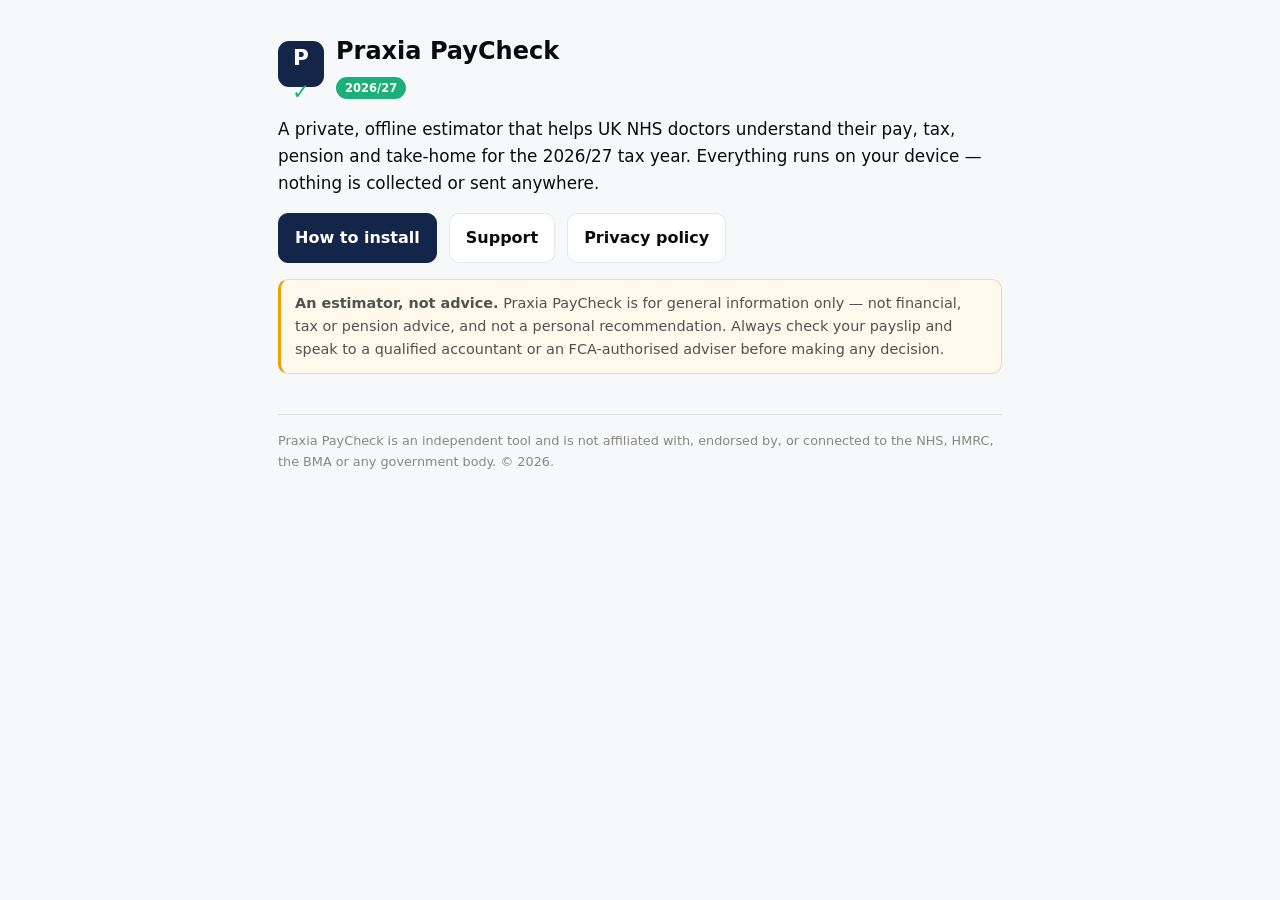
<file: index.html>
<!doctype html>
<html lang="en">
<head>
<meta charset="utf-8">
<meta name="viewport" content="width=device-width, initial-scale=1">
<title>Praxia PayCheck</title>
<link rel="stylesheet" href="style.css">
</head>
<body>
<div class="wrap">
  <header>
    <div class="mark">P<span class="c">&#10003;</span></div>
    <div><h1>Praxia PayCheck</h1><span class="badge">2026/27</span></div>
  </header>

  <p class="lead">A private, offline estimator that helps UK NHS doctors understand their pay,
  tax, pension and take-home for the 2026/27 tax year. Everything runs on your device &mdash;
  nothing is collected or sent anywhere.</p>

  <div class="btnrow">
    <a class="btn primary" href="install.html">How to install</a>
    <a class="btn" href="support.html">Support</a>
    <a class="btn" href="privacy.html">Privacy policy</a>
  </div>

  <div class="disc">
    <strong>An estimator, not advice.</strong> Praxia PayCheck is for general information only &mdash;
    not financial, tax or pension advice, and not a personal recommendation. Always check your payslip
    and speak to a qualified accountant or an FCA-authorised adviser before making any decision.
  </div>

  <footer>
    Praxia PayCheck is an independent tool and is not affiliated with, endorsed by, or connected to the
    NHS, HMRC, the BMA or any government body. &copy; 2026.
  </footer>
</div>
</body>
</html>
</file>
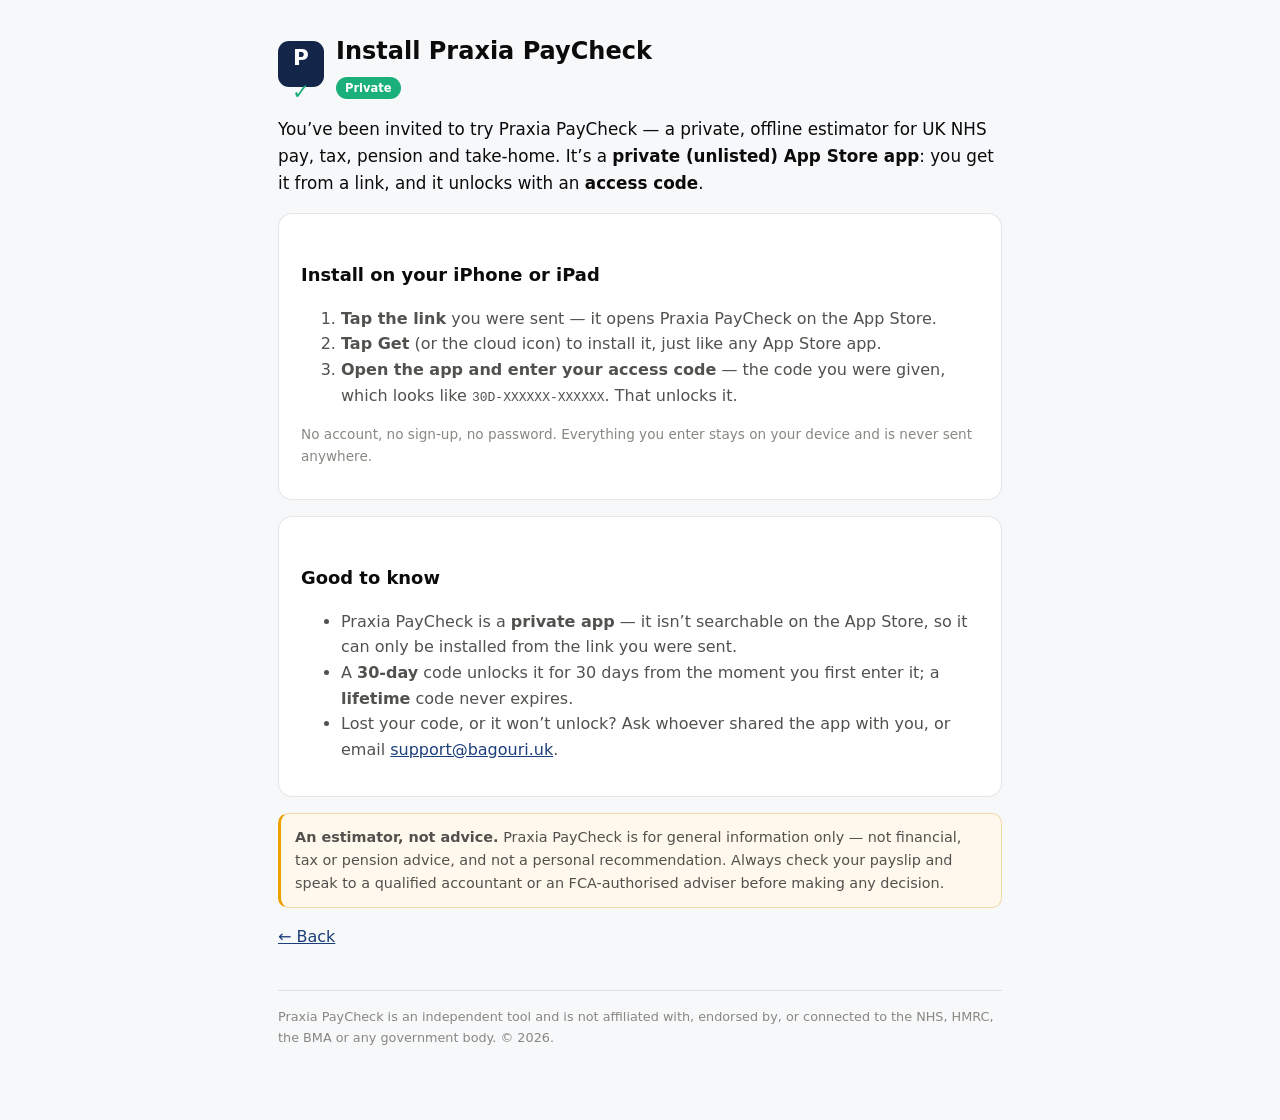
<file: install.html>
<!doctype html>
<html lang="en">
<head>
<meta charset="utf-8">
<meta name="viewport" content="width=device-width, initial-scale=1">
<title>Install &middot; Praxia PayCheck</title>
<link rel="stylesheet" href="style.css">
</head>
<body>
<div class="wrap">
  <header>
    <div class="mark">P<span class="c">&#10003;</span></div>
    <div><h1>Install Praxia PayCheck</h1><span class="badge">Private</span></div>
  </header>

  <p class="lead">You&rsquo;ve been invited to try Praxia PayCheck &mdash; a private, offline estimator for
  UK NHS pay, tax, pension and take-home. It&rsquo;s a <strong>private (unlisted) App Store app</strong>:
  you get it from a link, and it unlocks with an <strong>access code</strong>.</p>

  <div class="card">
    <h2>Install on your iPhone or iPad</h2>
    <ol>
      <li><strong>Tap the link</strong> you were sent &mdash; it opens Praxia PayCheck on the App Store.</li>
      <li><strong>Tap Get</strong> (or the cloud icon) to install it, just like any App Store app.</li>
      <li><strong>Open the app and enter your access code</strong> &mdash; the code you were given, which
        looks like <code>30D-XXXXXX-XXXXXX</code>. That unlocks it.</li>
    </ol>
    <p class="muted">No account, no sign-up, no password. Everything you enter stays on your device and is never sent anywhere.</p>
  </div>

  <div class="card">
    <h2>Good to know</h2>
    <ul>
      <li>Praxia PayCheck is a <strong>private app</strong> &mdash; it isn&rsquo;t searchable on the App
        Store, so it can only be installed from the link you were sent.</li>
      <li>A <strong>30-day</strong> code unlocks it for 30 days from the moment you first enter it; a
        <strong>lifetime</strong> code never expires.</li>
      <li>Lost your code, or it won&rsquo;t unlock? Ask whoever shared the app with you, or email
        <a href="mailto:support@bagouri.uk">support@bagouri.uk</a>.</li>
    </ul>
  </div>

  <div class="disc">
    <strong>An estimator, not advice.</strong> Praxia PayCheck is for general information only &mdash;
    not financial, tax or pension advice, and not a personal recommendation. Always check your payslip
    and speak to a qualified accountant or an FCA-authorised adviser before making any decision.
  </div>

  <p><a href="index.html">&larr; Back</a></p>
  <footer>
    Praxia PayCheck is an independent tool and is not affiliated with, endorsed by, or connected to the
    NHS, HMRC, the BMA or any government body. &copy; 2026.
  </footer>
</div>
</body>
</html>
</file>
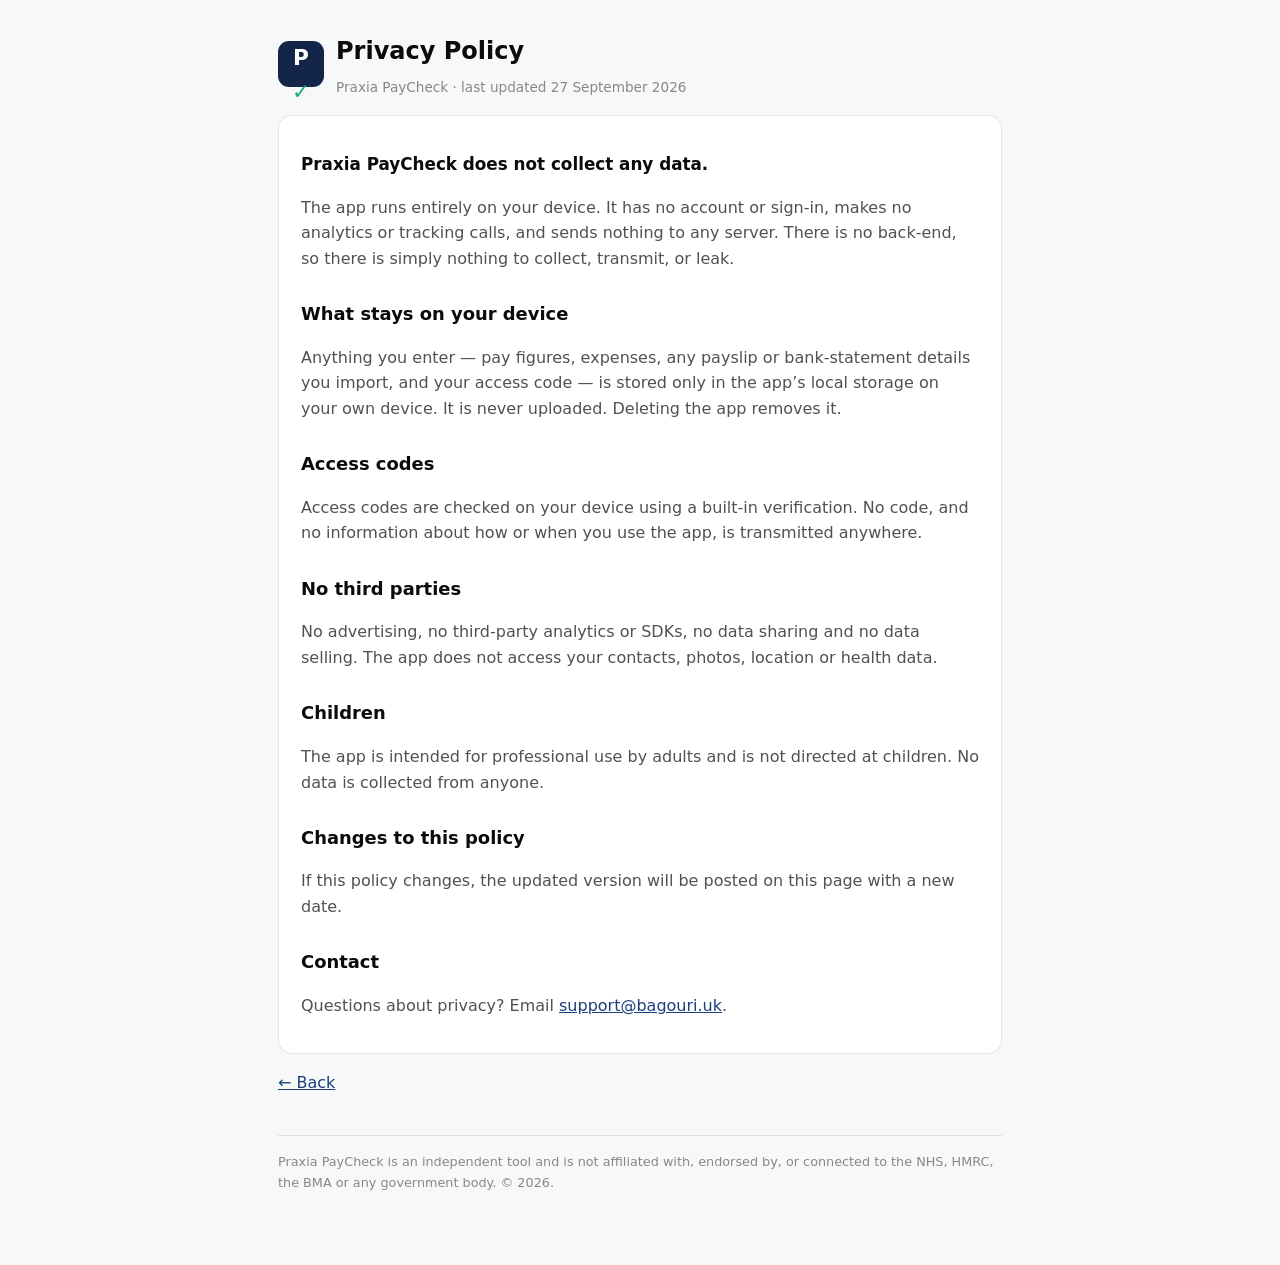
<file: privacy.html>
<!doctype html>
<html lang="en">
<head>
<meta charset="utf-8">
<meta name="viewport" content="width=device-width, initial-scale=1">
<title>Privacy Policy &middot; Praxia PayCheck</title>
<link rel="stylesheet" href="style.css">
</head>
<body>
<div class="wrap">
  <header>
    <div class="mark">P<span class="c">&#10003;</span></div>
    <div><h1>Privacy Policy</h1><span class="muted">Praxia PayCheck &middot; last updated 27 September 2026</span></div>
  </header>

  <div class="card">
    <p class="lead"><strong>Praxia PayCheck does not collect any data.</strong></p>
    <p>The app runs entirely on your device. It has no account or sign-in, makes no analytics or
    tracking calls, and sends nothing to any server. There is no back-end, so there is simply nothing
    to collect, transmit, or leak.</p>

    <h2>What stays on your device</h2>
    <p>Anything you enter &mdash; pay figures, expenses, any payslip or bank-statement details you
    import, and your access code &mdash; is stored only in the app&rsquo;s local storage on your own
    device. It is never uploaded. Deleting the app removes it.</p>

    <h2>Access codes</h2>
    <p>Access codes are checked on your device using a built-in verification. No code, and no
    information about how or when you use the app, is transmitted anywhere.</p>

    <h2>No third parties</h2>
    <p>No advertising, no third-party analytics or SDKs, no data sharing and no data selling. The app
    does not access your contacts, photos, location or health data.</p>

    <h2>Children</h2>
    <p>The app is intended for professional use by adults and is not directed at children. No data is
    collected from anyone.</p>

    <h2>Changes to this policy</h2>
    <p>If this policy changes, the updated version will be posted on this page with a new date.</p>

    <h2>Contact</h2>
    <p>Questions about privacy? Email <a href="mailto:support@bagouri.uk">support@bagouri.uk</a>.</p>
  </div>

  <p><a href="index.html">&larr; Back</a></p>
  <footer>
    Praxia PayCheck is an independent tool and is not affiliated with, endorsed by, or connected to the
    NHS, HMRC, the BMA or any government body. &copy; 2026.
  </footer>
</div>
</body>
</html>
</file>
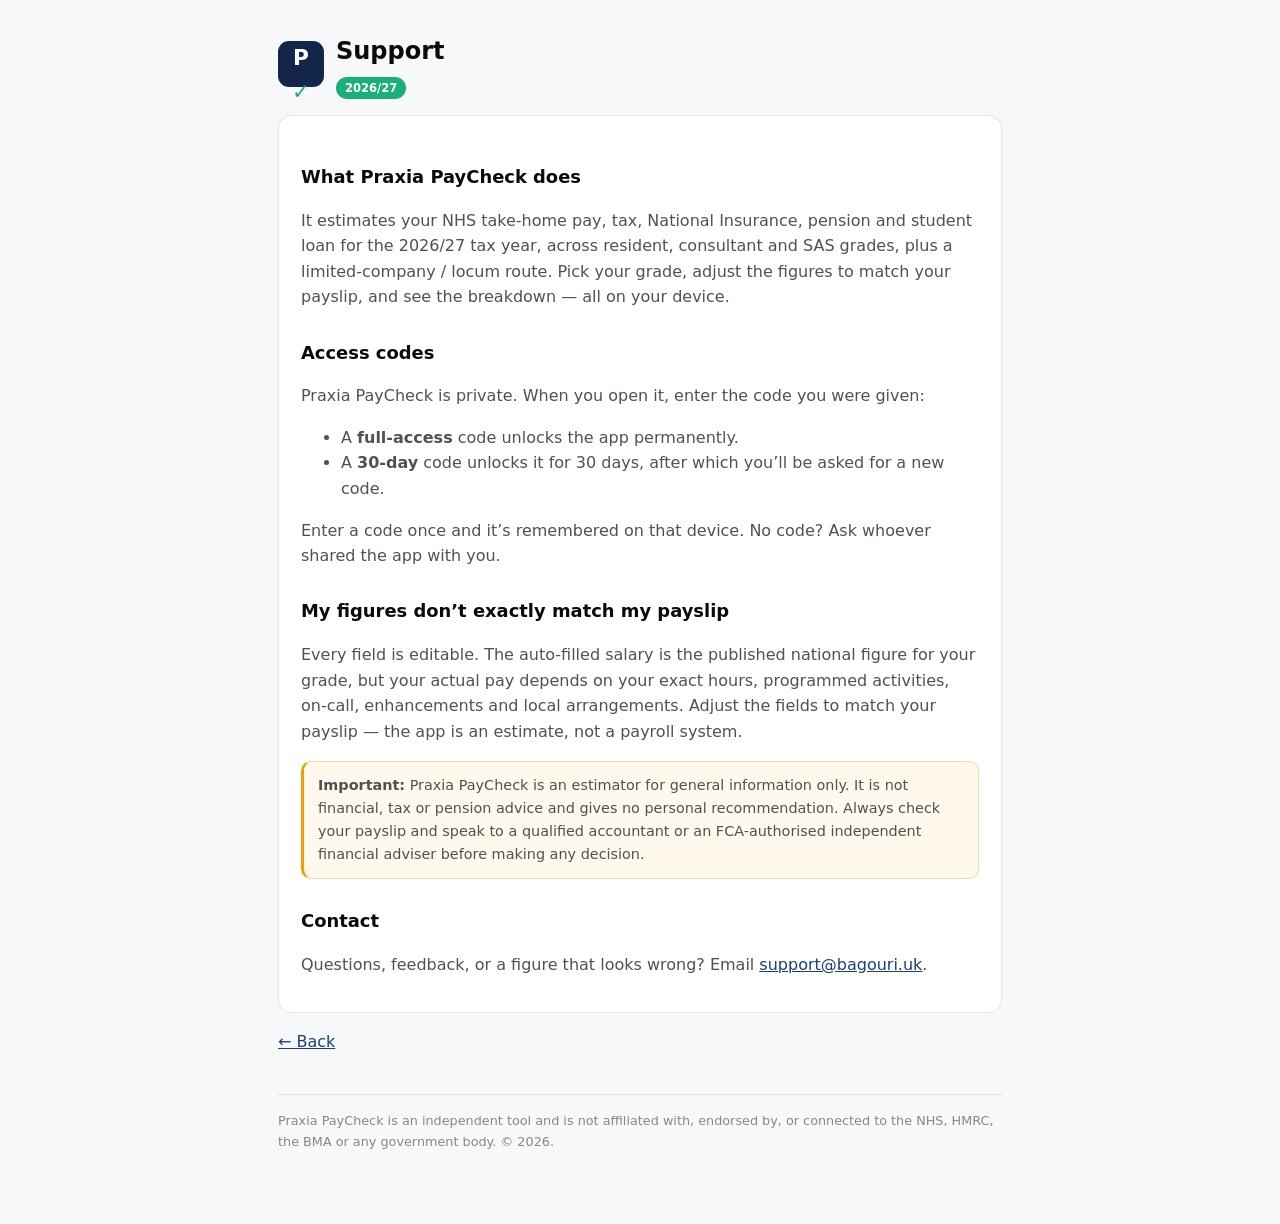
<file: support.html>
<!doctype html>
<html lang="en">
<head>
<meta charset="utf-8">
<meta name="viewport" content="width=device-width, initial-scale=1">
<title>Support &middot; Praxia PayCheck</title>
<link rel="stylesheet" href="style.css">
</head>
<body>
<div class="wrap">
  <header>
    <div class="mark">P<span class="c">&#10003;</span></div>
    <div><h1>Support</h1><span class="badge">2026/27</span></div>
  </header>

  <div class="card">
    <h2>What Praxia PayCheck does</h2>
    <p>It estimates your NHS take-home pay, tax, National Insurance, pension and student loan for the
    2026/27 tax year, across resident, consultant and SAS grades, plus a limited-company / locum route.
    Pick your grade, adjust the figures to match your payslip, and see the breakdown &mdash; all on your
    device.</p>

    <h2>Access codes</h2>
    <p>Praxia PayCheck is private. When you open it, enter the code you were given:</p>
    <ul>
      <li>A <strong>full-access</strong> code unlocks the app permanently.</li>
      <li>A <strong>30-day</strong> code unlocks it for 30 days, after which you&rsquo;ll be asked for a new code.</li>
    </ul>
    <p>Enter a code once and it&rsquo;s remembered on that device. No code? Ask whoever shared the app with you.</p>

    <h2>My figures don&rsquo;t exactly match my payslip</h2>
    <p>Every field is editable. The auto-filled salary is the published national figure for your grade,
    but your actual pay depends on your exact hours, programmed activities, on-call, enhancements and
    local arrangements. Adjust the fields to match your payslip &mdash; the app is an estimate, not a
    payroll system.</p>

    <div class="disc">
      <strong>Important:</strong> Praxia PayCheck is an estimator for general information only. It is not
      financial, tax or pension advice and gives no personal recommendation. Always check your payslip and
      speak to a qualified accountant or an FCA-authorised independent financial adviser before making any
      decision.
    </div>

    <h2>Contact</h2>
    <p>Questions, feedback, or a figure that looks wrong? Email
    <a href="mailto:support@bagouri.uk">support@bagouri.uk</a>.</p>
  </div>

  <p><a href="index.html">&larr; Back</a></p>
  <footer>
    Praxia PayCheck is an independent tool and is not affiliated with, endorsed by, or connected to the
    NHS, HMRC, the BMA or any government body. &copy; 2026.
  </footer>
</div>
</body>
</html>
</file>
<file: style.css>
:root{
  --navy:#13264A;--navy2:#1b3f7a;--teal:#1baf7a;
  --ink:#0b0b0b;--ink2:#52514e;--muted:#898781;
  --bg:#f7f8fa;--card:#ffffff;--border:rgba(11,11,11,.1);
  --radius:14px;--font:system-ui,-apple-system,"Segoe UI",sans-serif;
}
*{box-sizing:border-box}
body{margin:0;font-family:var(--font);color:var(--ink);background:var(--bg);line-height:1.6}
.wrap{max-width:760px;margin:0 auto;padding:28px 18px 72px}
header{display:flex;align-items:center;gap:12px;margin-bottom:6px}
.mark{width:46px;height:46px;border-radius:11px;background:var(--navy);color:#fff;
  display:grid;place-items:center;font-weight:800;font-size:1.35rem;flex:0 0 auto}
.mark .c{color:var(--teal)}
h1{font-size:1.5rem;margin:.15em 0}
h2{font-size:1.12rem;margin:1.6em 0 .4em;color:var(--ink)}
p,li{color:var(--ink2)}
a{color:var(--navy2)}
.lead{font-size:1.05rem;color:var(--ink)}
.badge{display:inline-block;font-size:.72rem;font-weight:700;color:#fff;background:var(--teal);
  padding:2px 9px;border-radius:999px}
.muted{color:var(--muted);font-size:.85rem}
.card{background:var(--card);border:1px solid var(--border);border-radius:var(--radius);
  padding:18px 22px;margin:16px 0}
.btnrow{display:flex;gap:12px;flex-wrap:wrap;margin-top:16px}
.btn{display:inline-block;text-decoration:none;font-weight:600;padding:11px 16px;border-radius:10px;
  border:1px solid var(--border);color:var(--ink);background:#fff}
.btn.primary{background:var(--navy);color:#fff;border-color:var(--navy)}
.disc{background:#fff8ec;border:1px solid #f2d9a8;border-left:3px solid #eda100;border-radius:10px;
  padding:12px 14px;font-size:.9rem;color:var(--ink2);margin:16px 0}
footer{margin-top:40px;font-size:.8rem;color:var(--muted);border-top:1px solid var(--border);padding-top:16px}
footer a{color:var(--muted)}
@media(prefers-color-scheme:dark){
  :root{--bg:#0d0d0d;--card:#161615;--ink:#fff;--ink2:#c3c2b7;--border:rgba(255,255,255,.12);--navy2:#9ec5f4}
  .btn{background:#161615}
  .disc{background:#241d0e;border-color:#5a4a1e}
}
</file>
